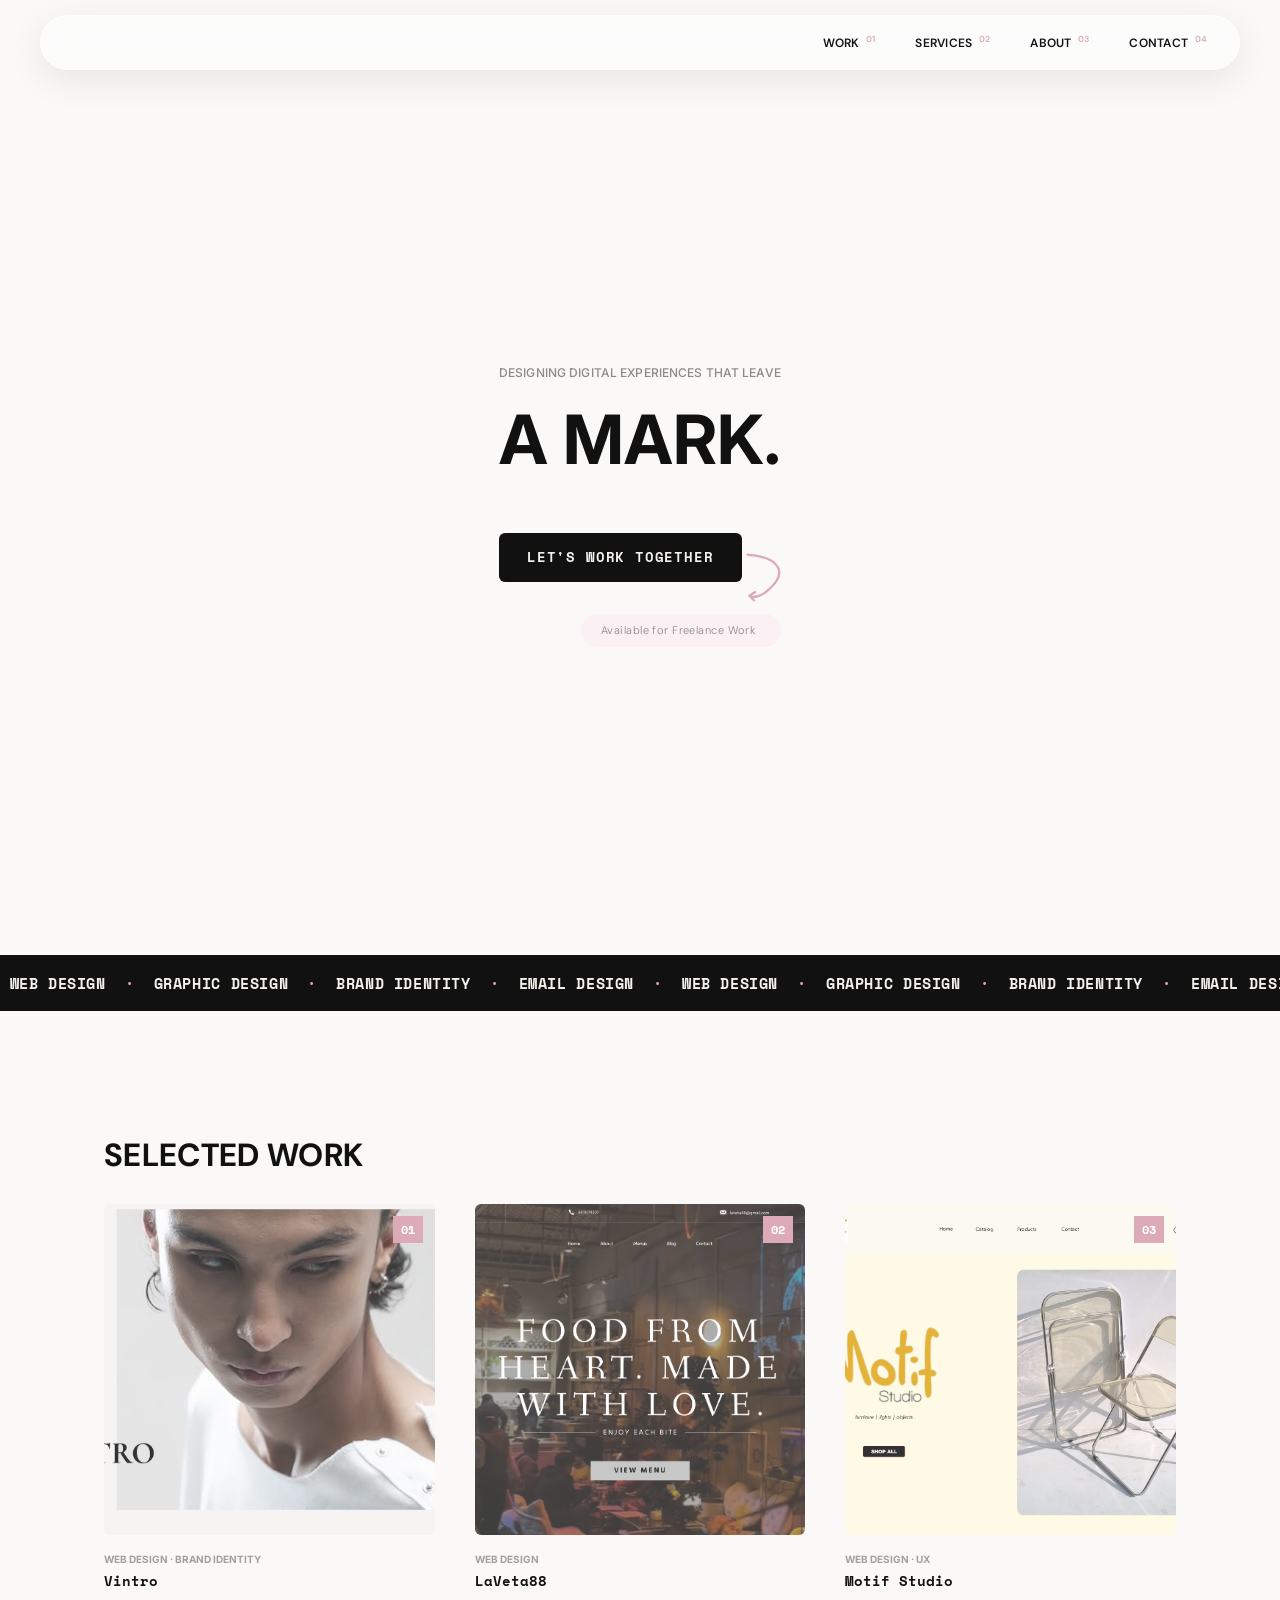
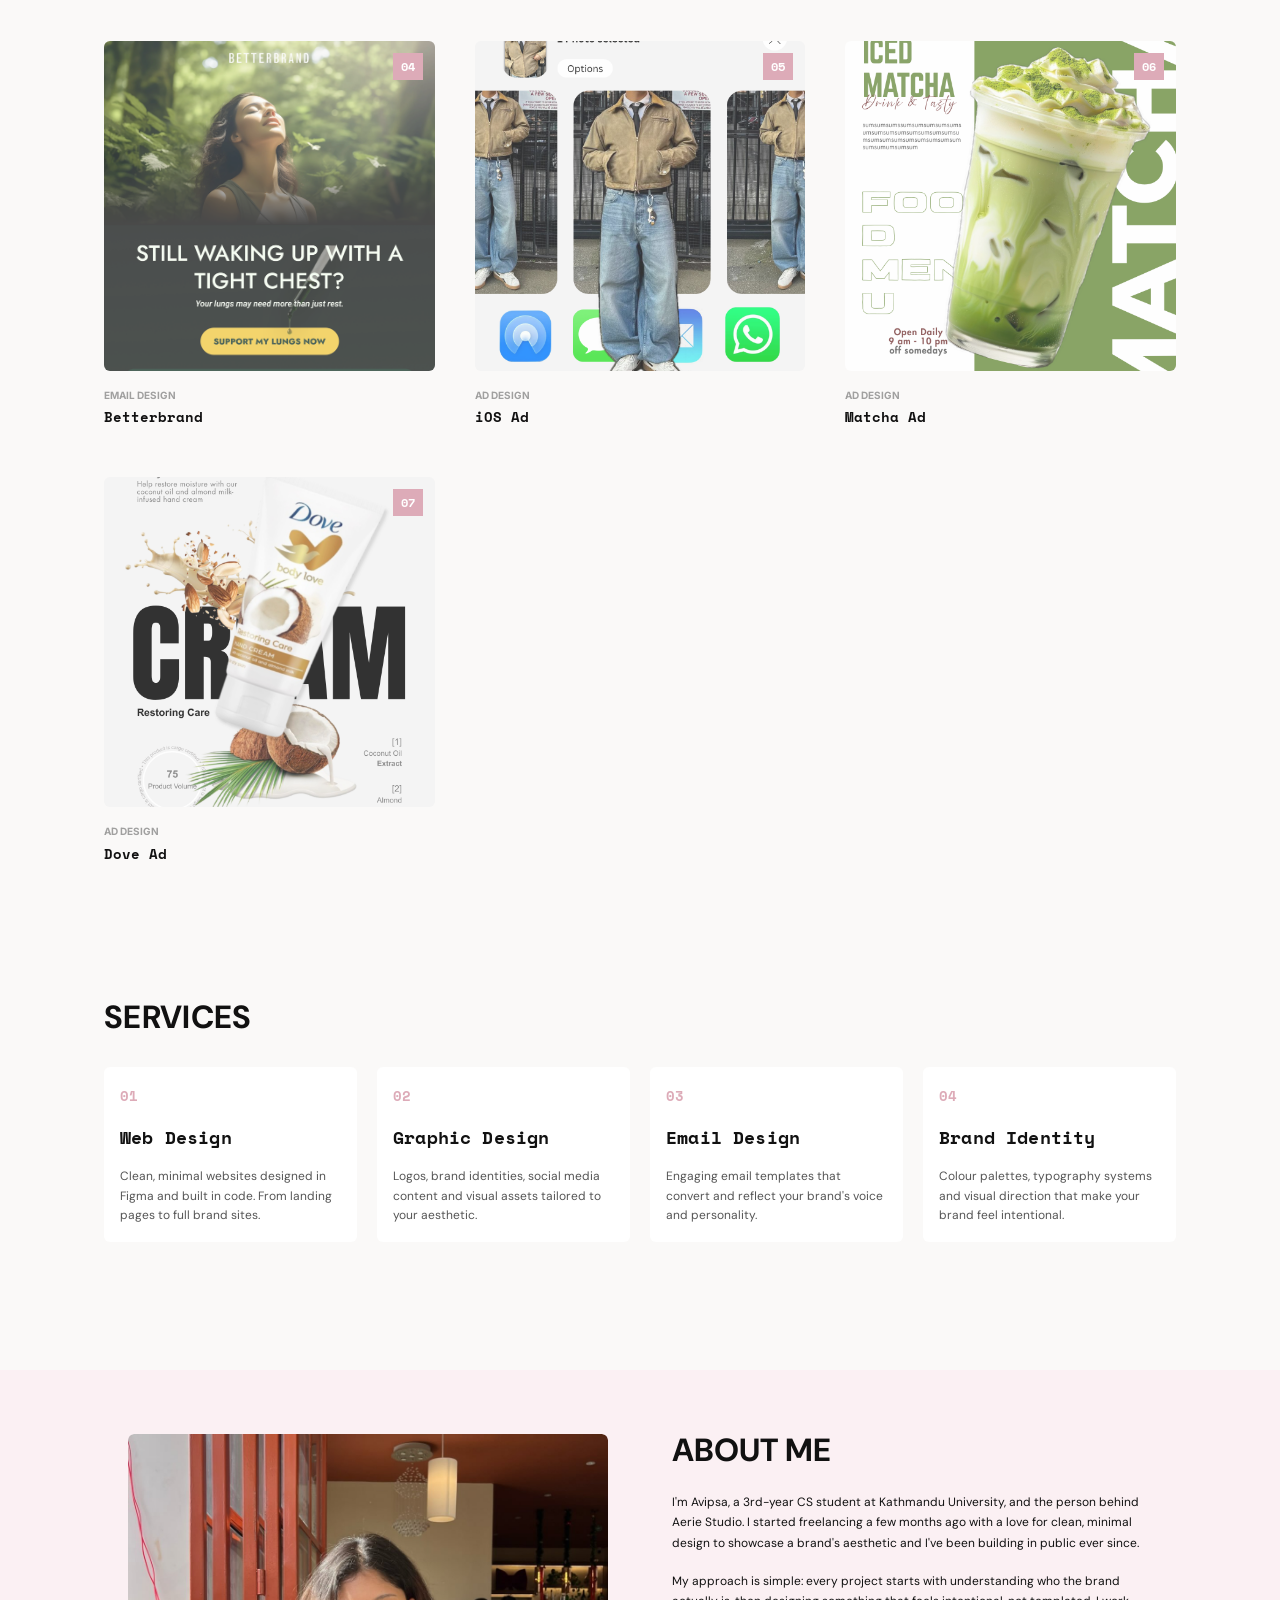
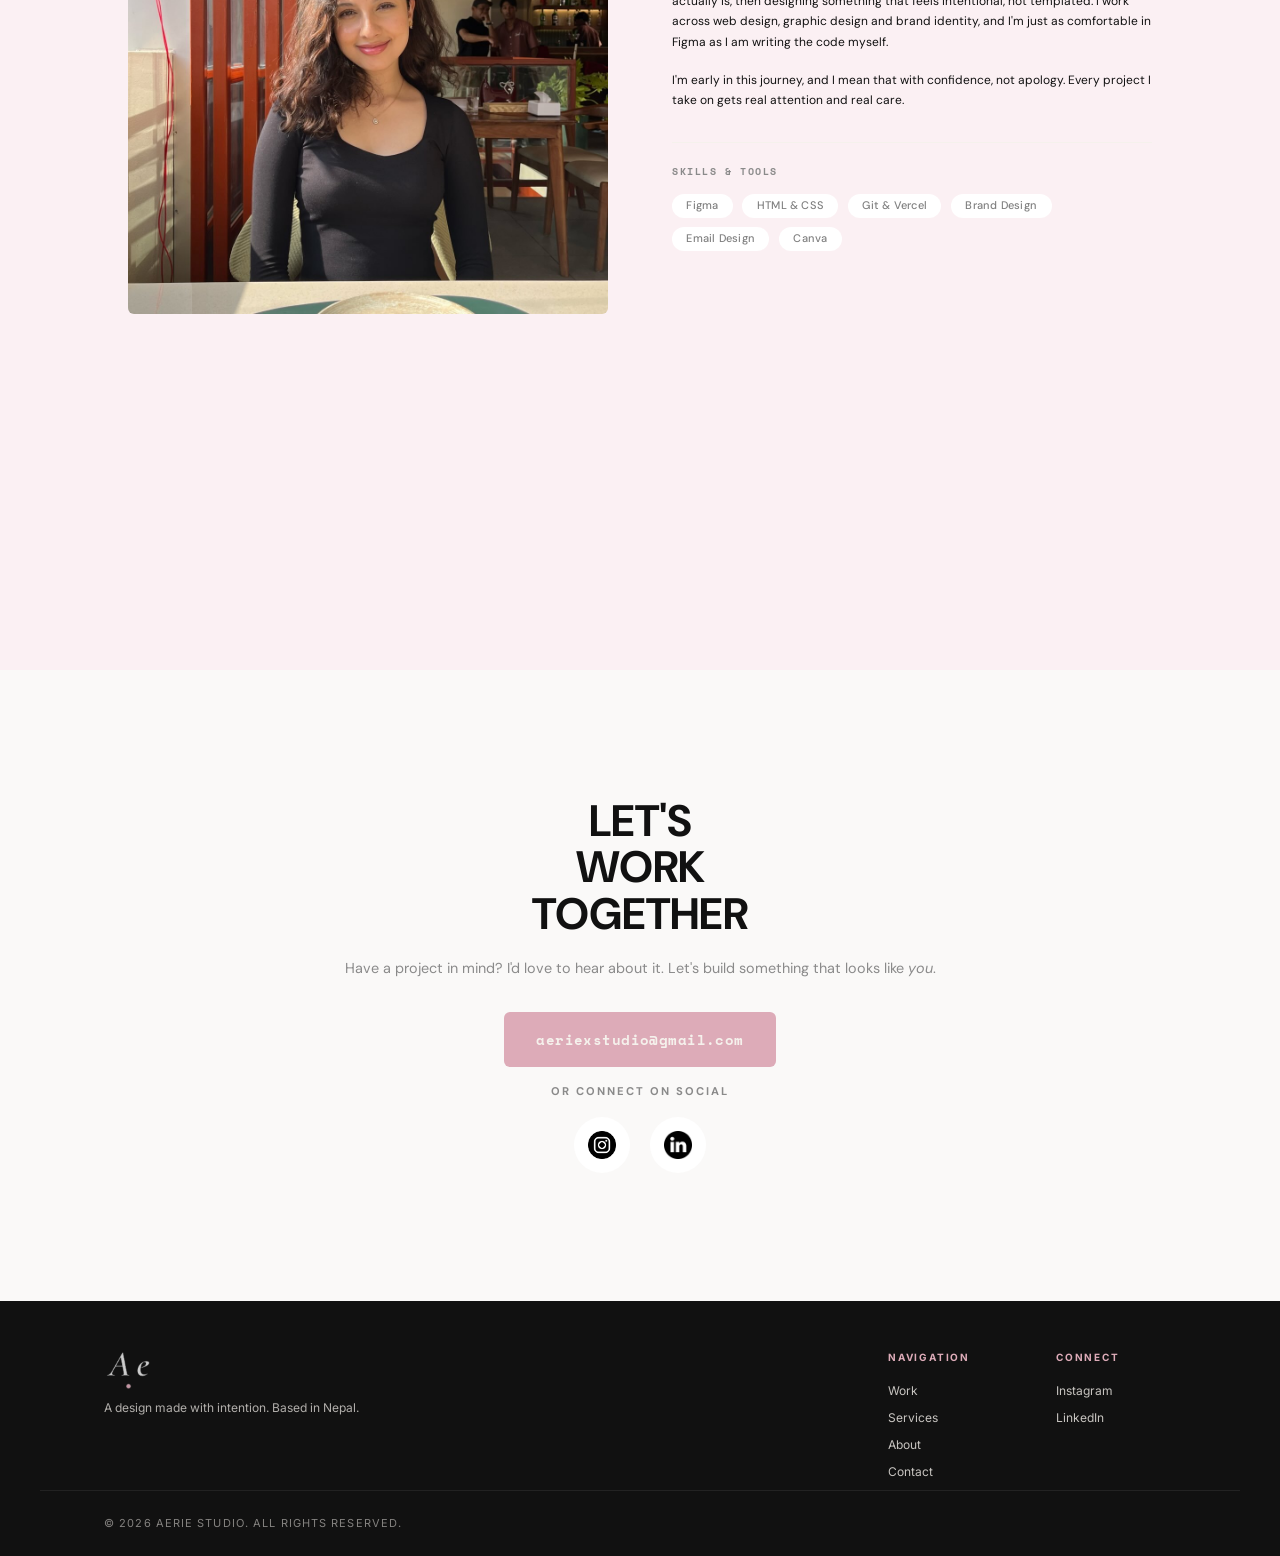
<file: index.html>
<!DOCTYPE html>
<html lang="en">
  <head>
    <meta charset="UTF-8">
    <meta name="viewport" content="width=device-width, initial-scale=1.0">
    <title>AERIE STUDIO Web & Graphic Design</title>
    <link rel="icon" href="pictures/AERIE Favicon 2.png">
    <link rel="stylesheet" href="style.css">
    <link rel="preconnect" href="https://fonts.googleapis.com">
    <link rel="preconnect" href="https://fonts.gstatic.com" crossorigin>
    <link href="https://fonts.googleapis.com/css2?family=Cormorant+Unicase:wght@300;400;500;600;700&family=Cormorant:ital,wght@0,300..700;1,300..700&family=Space+Mono:ital,wght@0,400;0,700;1,400;1,700&display=swap" rel="stylesheet">
    <link rel="preconnect" href="https://fonts.googleapis.com">
    <link rel="preconnect" href="https://fonts.gstatic.com" crossorigin>
    <link href="https://fonts.googleapis.com/css2?family=Cormorant+Unicase:wght@300;400;500;600;700&family=Cormorant:ital,wght@0,300..700;1,300..700&family=DM+Sans:ital,opsz,wght@0,9..40,100..1000;1,9..40,100..1000&family=Space+Mono:ital,wght@0,400;0,700;1,400;1,700&display=swap" rel="stylesheet">
    <link rel="preconnect" href="https://fonts.googleapis.com">
    <link rel="preconnect" href="https://fonts.gstatic.com" crossorigin>
    <link href="https://fonts.googleapis.com/css2?family=Cormorant+Unicase:wght@300;400;500;600;700&family=Cormorant:ital,wght@0,300..700;1,300..700&family=DM+Sans:ital,opsz,wght@0,9..40,100..1000;1,9..40,100..1000&family=Inter:ital,opsz,wght@0,14..32,100..900;1,14..32,100..900&family=Space+Mono:ital,wght@0,400;0,700;1,400;1,700&display=swap" rel="stylesheet">
  </head>
  <body>

    <!-- NAVBAR -->
    <header class="navbar">
      <div class="nav-content">
          <p class="logo-text"></p>

        <nav class="nav-links">
          <a href="#work" class="nav-link">Work <sup>01</sup></a>
          <a href="#services" class="nav-link">Services <sup>02</sup></a>
          <a href="#about" class="nav-link">About <sup>03</sup></a>
          <a href="#contact" class="nav-link">Contact <sup>04</sup></a>
        </nav>

        <button class="menu-btn" id="menuBtn" aria-label="Open menu">☰</button>
      </div>

      <nav class="mobile-menu" id="mobileMenu">
        <a href="#work" class="nav-link">Work</a>
        <a href="#services" class="nav-link">Services</a>
        <a href="#about" class="nav-link">About</a>
        <a href="#contact" class="nav-link">Contact</a>
      </nav>
    </header>

    <!-- HERO -->
    <section class="hero" id="home">
      <div class="hero-content">
          <p class="eyebrow">Designing digital experiences that leave</p>
          <h1 class="hero-headline">A MARK.</h1>

          <div class="cta-group">
            <a href="#contact" class="cta-button">Let's Work Together</a>

            <!-- Curved connecting arrow, inspired by the reference sketch -->
            <svg class="cta-arrow" viewBox="0 0 60 60" fill="none" xmlns="http://www.w3.org/2000/svg">
              <path d="M6 4 C 38 6, 50 22, 30 40 C 20 50, 12 50, 8 48"
                    stroke="#ddabb8" stroke-width="2.5" stroke-linecap="round"/>
              <path d="M14 44 L8 48 L13 53" stroke="#ddabb8" stroke-width="2.5"
                    stroke-linecap="round" stroke-linejoin="round" fill="none"/>
            </svg>
          </div>

          <div class="availability-badge">
            Available for Freelance Work
          </div>
        </div>
    </section>

    <!-- MARQUEE -->
    <div class="marquee">
      <div class="marquee-track">
        <span>WEB DESIGN</span><span class="marquee-dot">·</span>
        <span>GRAPHIC DESIGN</span><span class="marquee-dot">·</span>
        <span>BRAND IDENTITY</span><span class="marquee-dot">·</span>
        <span>EMAIL DESIGN</span><span class="marquee-dot">·</span>
        <span>WEB DESIGN</span><span class="marquee-dot">·</span>
        <span>GRAPHIC DESIGN</span><span class="marquee-dot">·</span>
        <span>BRAND IDENTITY</span><span class="marquee-dot">·</span>
        <span>EMAIL DESIGN</span><span class="marquee-dot">·</span>
      </div>
    </div>

    <!-- WORK -->
    <section id="work" class="work">
      <div class="section-header">
        <h2>SELECTED WORK</h2>
      </div>

      <div class="work-grid">

        <a href="Work/vintro.html" class="work-card">
          <div class="work-img-wrap">
            <img class="work-img" src="Work/v1.png" alt="Vintro Website Redesign">
            <span class="work-num">01</span>
          </div>
          <p class="work-category">Web Design · Brand Identity</p>
          <h3>Vintro</h3>
        </a>

        <a href="Work/laveta.html" class="work-card work-card-featured">
          <div class="work-img-wrap">
            <img class="work-img" src="Work/lv1.png" alt="LaVeta88 Website Design">
            <span class="work-num">02</span>
          </div>
          <p class="work-category">Web Design</p>
          <h3>LaVeta88</h3>
        </a>

        <a href="Work/motif.html" class="work-card">
          <div class="work-img-wrap">
            <img class="work-img" src="Work/motif hero.png" alt="Motif Studio Website Design">
            <span class="work-num">03</span>
          </div>
          <p class="work-category">Web Design · UX</p>
          <h3>Motif Studio</h3>
        </a>

        <a href="Work/betterbrand.html" class="work-card">
          <div class="work-img-wrap">
            <img class="work-img" src="Work/bb hero.png" alt="Betterbrand Email Design">
            <span class="work-num">04</span>
          </div>
          <p class="work-category">Email Design</p>
          <h3>Betterbrand</h3>
        </a>

        <a href="Work/ios.html" class="work-card">
          <div class="work-img-wrap">
            <img class="work-img" src="Work/ios.png" alt="iOS Ad Design">
            <span class="work-num">05</span>
          </div>
          <p class="work-category">Ad Design</p>
          <h3>iOS Ad</h3>
        </a>

        <a href="Work/matcha.html" class="work-card">
          <div class="work-img-wrap">
            <img class="work-img" src="Work/matcha.png" alt="Matcha Ad Design">
            <span class="work-num">06</span>
          </div>
          <p class="work-category">Ad Design</p>
          <h3>Matcha Ad</h3>
        </a>

        <a href="Work/dove.html" class="work-card">
          <div class="work-img-wrap">
            <img class="work-img" src="Work/dove.png" alt="Dove Ad Design">
            <span class="work-num">07</span>
          </div>
          <p class="work-category">Ad Design</p>
          <h3>Dove Ad</h3>
        </a>

      </div>
    </section>

    <!-- SERVICES -->
    <section id="services" class="services">
      <div class="section-header">
        <h2>SERVICES</h2>
      </div>

      <div class="services-grid">
        <div class="service-card">
          <span class="service-num">01</span>
          <h3>Web Design</h3>
          <p>Clean, minimal websites designed in Figma and built in code. From landing pages to full brand sites.</p>
        </div>

        <div class="service-card">
          <span class="service-num">02</span>
          <h3>Graphic Design</h3>
          <p>Logos, brand identities, social media content and visual assets tailored to your aesthetic.</p>
        </div>

        <div class="service-card">
          <span class="service-num">03</span>
          <h3>Email Design</h3>
          <p>Engaging email templates that convert and reflect your brand's voice and personality.</p>
        </div>

        <div class="service-card">
          <span class="service-num">04</span>
          <h3>Brand Identity</h3>
          <p>Colour palettes, typography systems and visual direction that make your brand feel intentional.</p>
        </div>
      </div>
    </section>

    <!-- ABOUT -->
    <section id="about" class="about">
      <div class="about-grid">

        <div class="about-image">
          <img src="pictures/ig pfp.jpg" alt="Avipsa - Aerie Studio Photo">
        </div>

        <div class="about-content">
          <h2>ABOUT ME</h2>

          <p class="about-text">
            I'm Avipsa, a 3rd-year CS student at Kathmandu University, and the person behind Aerie Studio. I started freelancing a few months ago with a love for clean, minimal design to showcase a brand's aesthetic and I've been building in public ever since.
          </p>

          <p class="about-text">
            My approach is simple: every project starts with understanding who the brand actually is, then designing something that feels intentional, not templated. I work across web design, graphic design and brand identity, and I'm just as comfortable in Figma as I am writing the code myself.
          </p>

          <p class="about-text">
            I'm early in this journey, and I mean that with confidence, not apology. Every project I take on gets real attention and real care.
          </p>

          <div class="skills-section">
            <p class="skills-label">Skills &amp; Tools</p>
            <div class="skills-grid">
              <span class="skill-tag">Figma</span>
              <span class="skill-tag">HTML &amp; CSS</span>
              <span class="skill-tag">Git &amp; Vercel</span>
              <span class="skill-tag">Brand Design</span>
              <span class="skill-tag">Email Design</span>
              <span class="skill-tag">Canva</span>
            </div>
          </div>
        </div>

      </div>
    </section>

    <!-- CONTACT -->
    <section id="contact" class="contact">
      <h2>LET'S<br>WORK<br>TOGETHER</h2>

      <p class="contact-description">
        Have a project in mind? I'd love to hear about it. Let's build something that looks like <span style="font-style: italic;">you</span>.
      </p>

      <a href="mailto:aeriexstudio@gmail.com" class="email-button">aeriexstudio@gmail.com</a>

      <p class="social-label">Or connect on social</p>

      <div class="social-links">
        <a href="https://www.instagram.com/aeriestudio_/" target="_blank" aria-label="Instagram">
          <img src="pictures/icons/ig.png" alt="Instagram">
        </a>
        <a href="https://www.linkedin.com/in/avipsa-parajuli-a31052308/" target="_blank" aria-label="LinkedIn">
          <img src="pictures/icons/linkedin.png" alt="LinkedIn">
        </a>
      </div>
    </section>

    <!-- FOOTER -->
    <footer class="footer">
      <div class="footer-content">
        <div class="footer-section footer-brand">
          <a href="#home" class="footer-logo-link">
            <img src="pictures/AERIE Favicon 2.png" alt="Aerie Studio" class="footer-logo-icon">
          </a>
          <p>A design made with intention. Based in Nepal.</p>
        </div>

          <div class="footer-links">
            <div class="footer-section">
              <p class="footer-label">Navigation</p>
              <ul>
                <li><a href="#work">Work</a></li>
                <li><a href="#services">Services</a></li>
                <li><a href="#about">About</a></li>
                <li><a href="#contact">Contact</a></li>
              </ul>
            </div>

            <div class="footer-section">
              <p class="footer-label">Connect</p>
              <ul>
                <li><a href="https://www.instagram.com/aeriestudio_/" target="_blank">Instagram</a></li>
                <li><a href="https://www.linkedin.com/in/avipsa-parajuli-a31052308/" target="_blank">LinkedIn</a></li>
              </ul>
            </div>
          </div>
      </div>

      <div class="footer-bottom">
        <p>&copy; 2026 AERIE STUDIO. ALL RIGHTS RESERVED.</p>
      </div>
    </footer>

    <script src="https://cdnjs.cloudflare.com/ajax/libs/gsap/3.12.5/gsap.min.js"></script>
    <script src="script.js"></script>
  </body>
</html>
</file>
<file: style.css>
* {
  margin: 0;
  padding: 0;
  box-sizing: border-box;
}

:root {
  --cream: #F5F1EC;
  --ink: #111111;
  --pink: #ddabb8;
  --pink-soft: #fbf0f3;
  --gray: #8a8a8a;
  --font-display: 'Space Mono', sans-serif;
  --font-body: 'DM Sans', sans-serif;
  --font-inter: 'Inter', sans-serif;
  --content-width: 1200px;
  --page-padding: clamp(2rem, 5vw, 4rem);
}

html {
  scroll-behavior: smooth;
}

body {
  font-family: var(--font-body);
  background-color: #faf9f8;
  color: var(--ink);
  line-height: 1.6;
  overflow-x: hidden;
}

a {
  text-decoration: none;
  color: inherit;
}

.hero-content,
.work,
.services,
.about-grid,
.contact,
.footer-content,
.footer-bottom {
    max-width: var(--content-width);
    margin: 0 auto;
    padding-inline: var(--page-padding);
}


/* ── NAVBAR ── */
.navbar {
  position: sticky;
  top: 15px;
  margin-right: 40px;
  margin-left: 40px;
  z-index: 100;
  background:rgba(255,255,255,.45);
  border:1px solid rgba(255,255,255,.35);
  border-radius:999px;
  box-shadow:0 10px 35px rgba(0,0,0,.08);
  backdrop-filter:blur(16px);
  -webkit-backdrop-filter:blur(16px);
}

.nav-content {
  display: flex;
  align-items: center;
  justify-content: space-between;
  padding: 1rem 2rem;
}

.nav-links {
  display: none;
  align-items: center;
  gap: 2.5rem;
}

.nav-link {
  font-family: var(--font-body);
  font-size: 0.75rem;
  font-weight: 600;
  letter-spacing: 0.02em;
  text-transform: uppercase;
  transition: color 0.2s;
}

/* Logo — deliberately bigger and bolder than nav links */
.nav-logo-link {
  display: flex;
  align-items: center;
}

.logo-text {
  font-family: var(--font-display);
  font-size: 1.65rem;
  font-weight: 700;
  letter-spacing: -0.01em;
  color: var(--ink);
}

.nav-link sup {
    font-size: 0.55rem;
    color: var(--pink);
    margin-left: 0.2rem;
}

.nav-link:hover {
  color: var(--pink);
}

.menu-btn {
  display: flex;
  width: 3rem;
  height: 3rem;
  align-items: center;
  justify-content: center;
  border-radius: 50%;
  background-color: var(--ink);
  color: var(--cream);
  border: none;
  font-size: 1.1rem;
  cursor: pointer;
}

.mobile-menu {
  display: none;
  flex-direction: column;
  gap: 1rem;
  background-color: var(--cream);
  border-top: 2px solid var(--ink);
  padding: 1.5rem 2rem;
}

.mobile-menu.active {
  display: flex;
}

.mobile-menu .nav-link {
  display: block;
}

@media (min-width: 768px) {
  .nav-links {
    display: flex;
  }
  .menu-btn {
    display: none;
  }
}


/* ── HERO ── */
.hero {
  position: relative;
  width: 100%;
  height: 100vh;
  display: flex;
  align-items: center;
  justify-content: center;
  overflow: hidden;
}

.eyebrow {
  font-family: var(--font-inter);
  font-size: 12px;
  font-weight: 500;
  letter-spacing: 0.01em;
  text-transform: uppercase;
  color: var(--gray);
}

.hero-headline {
  font-family: var(--font-inter);
  font-weight: 700;
  font-size: 3rem;
  line-height: 1.1;
  margin: 1.25rem 0 2rem;
  color: var(--ink);
}

/* Group CTA + badge so the connecting arrow can be positioned reliably */
.cta-group {
  position: relative;
  display: inline-block;
  align-items: center;
  justify-content: center;
}

.cta-button {
  display: inline-block;
  padding: 0.85rem 1.75rem;
  background-color: var(--ink);
  color: var(--cream);
  font-family: var(--font-display);
  font-weight: 700;
  text-transform: uppercase;
  font-size: 0.85rem;
  letter-spacing: 0.06em;
  margin: 1.5rem 0;
  border-radius: 6px;
  transition: background 0.2s, color 0.2s;
}

.cta-button:hover {
  background-color: var(--pink);
  color: var(--ink);
}

.cta-arrow {
  position: absolute;
  top: 2.6rem;
  left: 100%;
  width: 3.5rem;
  height: 3.5rem;
  pointer-events: none;
}

.availability-badge {
  display: block;
  width: 200px;
  background-color: var(--pink-soft);
  padding: 0.5rem 1.25rem;
  font-family: var(--font-body);
  font-weight: 300;
  font-size: 11px;
  color: var(--gray);
  letter-spacing: 0.04em;
  margin-top: 0.5rem;
  border-radius: 100px;
  margin-left: auto;
}

/* ── PARALLAX WRAPPERS ──
   Positioning lives here now, not on the visual element itself.
   This is what lets GSAP drift these independently of their own
   rotate/float animation, instead of the two fighting over `transform`. */
.parallax-item {
  position: absolute;
  will-change: transform;
}

.parallax-dot1 { top: -1.5rem; left: 2rem; }
.parallax-dot2 { bottom: 3rem; right: -1.75rem; }
.parallax-dot3 { top: 50%; left: -2rem; }

.deco-dot {
  border-radius: 50%;
  background-color: var(--pink);
  animation: pulse-dot 2.4s ease-in-out infinite;
}

.deco-dot-1 { width: 14px; height: 14px; animation-delay: 0s; }
.deco-dot-2 { width: 9px; height: 9px; animation-delay: 0.6s; }
.deco-dot-3 { width: 6px; height: 6px; animation-delay: 1.2s; }


/* ── MARQUEE ── */
.marquee {
  overflow: hidden;
  background-color: var(--ink);
  border-top: 2px solid var(--ink);
  border-bottom: 2px solid var(--ink);
  padding: 0.85rem 0;
  margin-bottom: 4rem;
}

.marquee-track {
  display: flex;
  white-space: nowrap;
  width: max-content;
  animation: marquee-scroll 22s linear infinite;
}

.marquee-track span {
  font-family: var(--font-display);
  font-weight: 700;
  font-size: 0.95rem;
  letter-spacing: 0.04em;
  color: var(--cream);
  padding: 0 0.6rem;
  text-transform: uppercase;
}

.marquee-dot {
  color: var(--pink) !important;
}

@keyframes marquee-scroll {
  0%   { transform: translateX(0); }
  100% { transform: translateX(-50%); }
}

.currently-label {
  font-family: var(--font-body);
  font-size: 0.6rem;
  font-weight: 700;
  letter-spacing: 0.12em;
  text-transform: uppercase;
  color: var(--pink);
  margin-bottom: 0.5rem;
}

.currently-list p {
  font-family: var(--font-body);
  font-size: 0.75rem;
  margin-bottom: 0.2rem;
}

.smiley {
  font-size: 1.25rem;
  margin-top: 0.5rem;
  color: var(--pink);
}

@media (min-width: 768px) {
  .hero-grid {
    grid-template-columns: 1fr 1fr;
    align-items: center;
  }
  .hero-headline {
    font-size: 4.25rem;
  }
}


/* ── SECTION HEADERS (Work / Services only) ── */
.section-header {
  position: relative;
  margin-bottom: 2rem;
}

.section-header h2 {
  font-family: var(--font-body);
  font-weight: 700;
  font-size: 2rem;
  line-height: 1.05;
  letter-spacing: 0.01em;
}

/* ── WORK ── */
.work {
  padding: var(--page-padding);
  max-width: var(--content-width);
  margin: 0 auto;
}

.work-grid {
  display: grid;
  grid-template-columns: 1fr;
  gap: 2.5rem;
}

.work-card {
  display: block;
  transition: transform 0.25s ease;
}

.work-card:hover {
  transform: translateY(-6px);
}

.work-img-wrap {
  position: relative;
  aspect-ratio: 1;
  overflow: hidden;
  margin-bottom: 1rem;
  border-radius: 6px;
}

.work-img {
  width: 100%;
  height: 100%;
  object-fit: cover;
  transition: transform 0.4s ease, opacity 0.3s ease;
  opacity: 0.8;
}

.work-card:hover .work-img {
  transform: scale(1.05);
}

.work-num {
  position: absolute;
  top: 0.75rem;
  right: 0.75rem;
  background-color: var(--pink);
  color: white;
  font-family: var(--font-display);
  font-weight: 700;
  font-size: 0.75rem;
  padding: 0.25rem 0.5rem;
}

.work-category {
  font-family: var(--font-inter);
  font-size: 10px;
  font-weight: 700;
  opacity: 0.8;
  text-transform: uppercase;
  color: var(--gray);
  margin-bottom: 0.2rem;
}

.work-card h3 {
  font-family: var(--font-display);
  font-weight: 600;
  font-size: 14px;
  margin-bottom: 0.5rem;
}

@media (min-width: 768px) {
  .work-grid {
    grid-template-columns: repeat(3, 1fr);
  }
}


/* ── SERVICES ── */
.services {
  padding: var(--page-padding);
  max-width: var(--content-width);
  margin: 0 auto;
  margin-bottom: 4rem;
}

/* Mobile-first: 1 column. There are 4 real cards now (Web/Graphic/Email/Brand),
   so desktop goes to 4 columns instead of the old 3 — fixes the orphaned 4th card. */
.services-grid {
  display: grid;
  grid-template-columns: 1fr;
  gap: 1.25rem;
}

.service-card {
  padding: 1rem;
  background-color: #ffffff;
  transition: box-shadow 0.2s, transform 0.2s;
  border-radius: 6px;
}

.service-card:hover {
  box-shadow: 5px 5px 0 var(--pink);
  transform: translate(-2px, -2px);
}

.service-num {
  display: inline-block;
  font-family: var(--font-display);
  font-style: normal;
  font-weight: 700;
  font-size: 0.85rem;
  color: var(--pink);
  margin-bottom: 1rem;
}

.service-card h3 {
  font-family: var(--font-display);
  font-weight: 600;
  font-size: 1.15rem;
  margin-bottom: 14px;
  letter-spacing: 0.01em;
}

.service-card p {
  font-family: var(--font-body);
  font-weight: 400;
  font-size: 12px;
  line-height: 1.65;
  color: #555;
}

@media (min-width: 600px) {
  .services-grid {
    grid-template-columns: repeat(2, 1fr);
  }
}

@media (min-width: 1024px) {
  .services-grid {
    grid-template-columns: repeat(4, 1fr);
  }
}


/* ── ABOUT ── */
.about {
  padding: var(--page-padding);
  background-color: var(--pink-soft);
  height: 100vh;
  margin-bottom: 4rem
}

.about-grid {
  display: grid;
  grid-template-columns: 1fr;
  gap: 3rem;
  max-width: var(--content-width);
  margin: 0 auto;
  align-items: start;
}

.about-image {
  position: relative;
  border-radius: 6px;
  overflow: hidden;
  aspect-ratio: 4 / 5;
  width: 100%;
}

.about-image img {
    width: 100%;
    height: 80%;
    object-fit: cover;
    display: block;
    border-radius: 6px;
}

.about-content h2 {
  font-family: var(--font-body);
  font-weight: 700;
  font-size: 2rem;
  line-height: 1.05;
  margin-bottom: 1.5rem;
}

.about-text {
  font-family: var(--font-body);
  font-weight: 400;
  font-size: 12px;
  line-height: 1.7;
  margin-bottom: 1.1rem;
}

.skills-section {
  margin-top: 2rem;
  padding-top: 1.25rem;
  border-top: 1.5px solid var(--cream);
}

.skills-label {
  font-family: var(--font-display);
  font-size: 0.65rem;
  font-weight: 700;
  letter-spacing: 0.15em;
  text-transform: uppercase;
  color: var(--gray);
  margin-bottom: 0.85rem;
}

.skills-grid {
  display: flex;
  flex-wrap: wrap;
  gap: 0.6rem;
}

.skill-tag {
  padding: 0.2rem 0.9rem;
  background-color: white;
  color: gray;
  font-family: var(--font-body);
  font-weight: 500;
  font-size: 11px;
  letter-spacing: 0.02em;
  border-radius: 100px;
}

@media (min-width: 768px) {
  .about-grid {
    grid-template-columns: 1fr 1fr;
    gap: 4rem;
  }
  .about-content h2 {
    font-size: 2rem;
  }
}


/* ── CONTACT ── */
.contact {
  padding: var(--page-padding);
  text-align: center;
  max-width: var(--content-width);
  margin-bottom: 4rem;
}

.contact h2 {
  font-family: var(--font-body);
  font-weight: 700;
  font-size: 2.75rem;
  line-height: 1.05;
  margin-bottom: 1.25rem;
}

.contact-description {
  font-family: var(--font-body);
  font-weight: 400;
  font-size: 0.9rem;
  line-height: 1.6;
  margin-bottom: 2rem;
  color: var(--gray);
}

.email-button {
  display: inline-block;
  padding: 1rem 2rem;
  background-color: var(--pink);
  color: var(--cream);
  font-family: var(--font-display);
  font-weight: 700;
  font-size: 0.9rem;
  letter-spacing: 0.03em;
  margin-bottom: 1rem;
  transition: transform 0.2s;
  border-radius: 6px;
}

.email-button:hover {
  transform: scale(1.03);
}

.social-label {
  font-family: var(--font-body);
  font-size: 0.7rem;
  font-weight: 700;
  letter-spacing: 0.18em;
  text-transform: uppercase;
  color: var(--gray);
  margin-bottom: 1rem;
}

.social-links {
  display: flex;
  justify-content: center;
  gap: 1.25rem;
}

.social-links a {
  width: 3.5rem;
  height: 3.5rem;
  background-color: #ffffff;
  display: flex;
  align-items: center;
  justify-content: center;
  transition: background 0.2s;
  border-radius: 50%;
}

.social-links a:hover {
  background-color: var(--pink-soft);
}

.social-links img {
  height: 28px;
  width: auto;
}


/* ── FOOTER ── */
.footer {
  background-color: var(--ink);
  color: var(--cream);
  padding: 3rem 2rem 1.5rem;
}

.footer-content {
  display: flex;
  margin: 0 auto;
  align-items:flex-start;
}

.footer-brand {
  margin-right:auto;
}

.footer-brand .footer-logo {
  font-family: var(--font-display);
  font-weight: 700;
  font-size: 1.5rem;
  margin-bottom: 0.75rem;
}

.footer-brand p {
  font-family: var(--font-inter);
  font-size: 12px;
  opacity: 0.7;
  max-width: 280px;
}

.footer-links{
    display:flex;
    gap:3rem;      /* adjust this */
}

.footer-label {
  font-family: var(--font-inter);
  font-size: 10px;
  font-weight: 700;
  letter-spacing: 0.18em;
  text-transform: uppercase;
  color: var(--pink);
  margin-bottom: 1rem;
}

.footer-section {
  min-width:120px;
}

.footer-section ul {
  list-style: none;
}

.footer-section ul li {
  font-family: var(--font-inter);
  font-size: 12px;
  margin-bottom: 0.5rem;
}

.footer-section a {
  opacity: 0.8;
  transition: opacity 0.2s;
}

.footer-section a:hover {
  opacity: 1;
  color: var(--pink);
}

.footer-bottom {
  border-top: 1px solid rgba(255,255,255,0.15);
  padding-top: 1.5rem;
  margin: 0 auto;
  font-family: var(--font-inter);
  letter-spacing: 0.1em;
  font-size: 11px;
  opacity: 0.5;
}

@media (min-width: 768px) {
  .footer-content {
    grid-template-columns: 2fr 1fr 1fr;
  }
}


/* ── FOOTER LOGO ICON ── */
.footer-logo-link {
  display: inline-block;
}

.footer-logo-icon {
  height: 42px;
  width: auto;
  transition: transform 0.3s ease;
}

.footer-logo-link:hover .footer-logo-icon {
  transform: scale(1.1) rotate(-6deg);
}


/* ── MOTION & DIMENSION ──
   Everything below is purely additive — it layers entrance animation,
   soft depth, and hover life onto elements that were previously flat
   and static. Nothing above this needs to change. */

@keyframes pop-in {
  0%   { opacity: 0; transform: scale(0.6) rotate(-6deg); }
  60%  { opacity: 1; transform: scale(1.05) rotate(10deg); }
  100% { opacity: 1; transform: scale(1) rotate(8deg); }
}

@keyframes float-note {
  0%, 100% { transform: rotate(8deg) translateY(0); }
  50%      { transform: rotate(8deg) translateY(-6px); }
}

@keyframes pop-in-alt {
  0%   { opacity: 0; transform: scale(0.6) rotate(4deg); }
  60%  { opacity: 1; transform: scale(1.05) rotate(-14deg); }
  100% { opacity: 1; transform: scale(1) rotate(-10deg); }
}

@keyframes float-box {
  0%, 100% { transform: rotate(-10deg) translateY(0); }
  50%      { transform: rotate(-10deg) translateY(-5px); }
}

@keyframes pulse-dot {
  0%, 100% { transform: scale(1); opacity: 1; }
  50%      { transform: scale(1.3); opacity: 0.6; }
}

@keyframes glow-pulse {
  0%, 100% { box-shadow: 0 0 0 0 rgba(221, 171, 184, 0.55); }
  50%      { box-shadow: 0 0 0 10px rgba(221, 171, 184, 0); }
}

/* Hero photo frame — was flat with just a border, now has real lift */
.main-image {
  box-shadow: 8px 8px 0 var(--pink), 16px 20px 36px rgba(0, 0, 0, 0.15);
  transition: box-shadow 0.3s ease;
}

/* Availability badge — a quiet "breathing" glow, like a live status indicator */
.availability-badge {
  animation: glow-pulse 2.5s ease-in-out infinite;
  transition: transform 0.2s ease;
}

.availability-badge:hover {
  transform: scale(1.04);
}

/* CTA button — lifts on hover instead of just swapping color */
.cta-button {
  transition: background 0.2s, color 0.2s, transform 0.2s, box-shadow 0.2s;
}

.cta-button:hover {
  transform: translateY(-3px);
  box-shadow: 0 10px 20px rgba(0, 0, 0, 0.18);
}

/* Service cards — soft blur added behind the existing hard-edge shadow */
.service-card {
  transition: box-shadow 0.25s ease, transform 0.25s ease;
}

.service-card:hover {
  box-shadow: 5px 5px 0 var(--pink), 12px 16px 28px rgba(0, 0, 0, 0.12);
  transform: translate(-3px, -3px);
}

/* Work thumbnails — soft lift under the image on hover */
.work-img-wrap {
  transition: box-shadow 0.3s ease;
}

.work-card:hover .work-img-wrap {
  box-shadow: 0 14px 28px rgba(0, 0, 0, 0.15);
}
</file>
